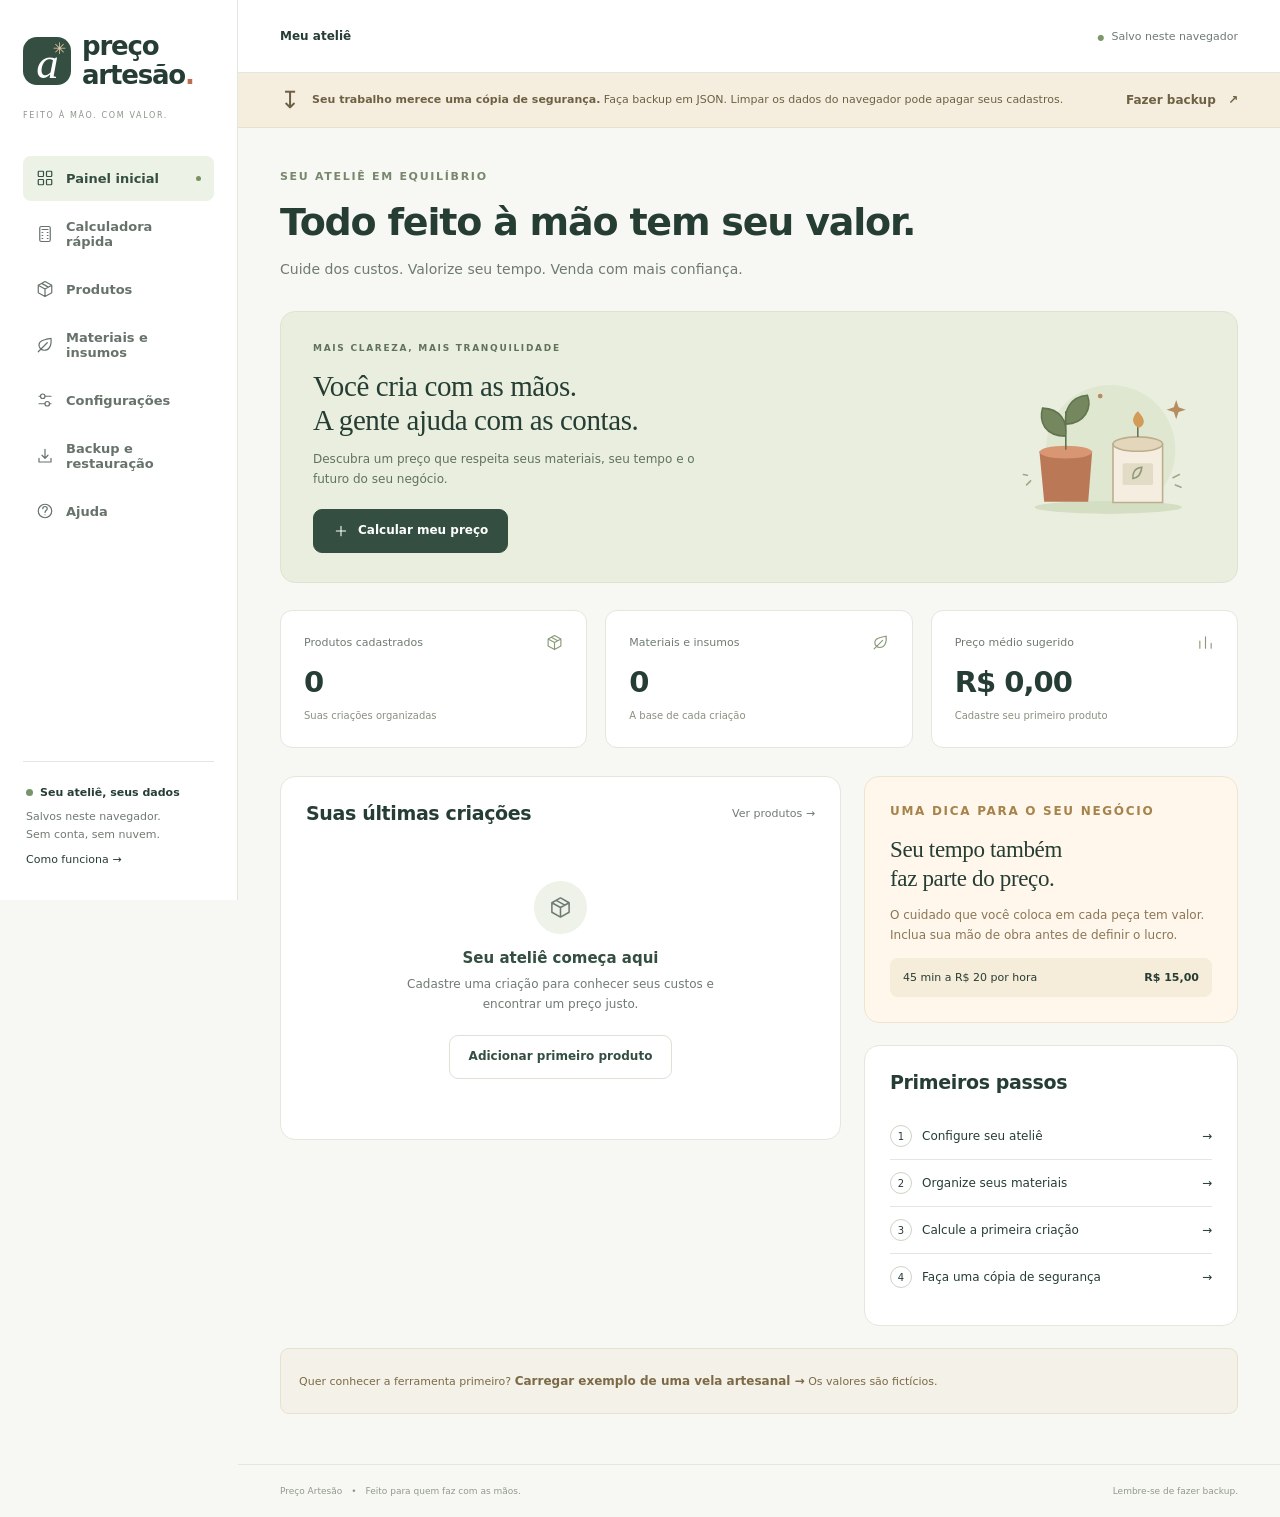
<file: index.html>
<!doctype html>
<html lang="pt-BR">
<head>
  <meta charset="utf-8">
  <meta name="viewport" content="width=device-width, initial-scale=1">
  <meta name="theme-color" content="#344e41">
  <meta name="description" content="Calcule o preço do seu trabalho artesanal. Seus dados ficam no seu navegador, com backup em JSON.">
  <title>Preço Artesão — Seu trabalho tem valor</title>
  <link rel="icon" href="./assets/icon.svg" type="image/svg+xml">
  <link rel="manifest" href="./manifest.webmanifest">
  <link rel="stylesheet" href="./styles.css">
  <script type="module" src="./src/app.js"></script>
</head>
<body>
  <a class="skip-link" href="#main">Ir para o conteúdo</a>
  <aside class="sidebar" aria-label="Menu principal">
    <a class="brand" href="#painel"><span class="brand-symbol" aria-hidden="true">a<span>✳</span></span><span>preço<span class="brand-second">artesão<span class="brand-dot">.</span></span></span></a>
    <p class="sidebar-caption">FEITO À MÃO. COM VALOR.</p>
    <nav id="navigation" aria-label="Navegação"></nav>
    <div class="sidebar-bottom"><span class="local-indicator"></span><strong>Seu ateliê, seus dados</strong><p>Salvos neste navegador.<br>Sem conta, sem nuvem.</p><a href="#ajuda">Como funciona →</a></div>
  </aside>
  <div class="workspace">
    <header class="topbar"><span id="shop-label">Meu ateliê</span><span class="storage-status" id="storage-status" role="status">Abrindo banco local…</span></header>
    <aside class="backup-reminder" aria-label="Lembrete de backup"><span class="backup-symbol" aria-hidden="true">↧</span><div><strong>Seu trabalho merece uma cópia de segurança.</strong><span> Faça backup em JSON. Limpar os dados do navegador pode apagar seus cadastros.</span></div><button class="text-button" type="button" data-action="export">Fazer backup <span aria-hidden="true">↗</span></button></aside>
    <main id="main" tabindex="-1"><div class="loading-state">Preparando seu ateliê…</div></main>
    <footer>Preço Artesão <span>•</span> Feito para quem faz com as mãos. <a href="#backup">Lembre-se de fazer backup.</a></footer>
  </div>
  <div id="toast" role="status" aria-live="polite" hidden></div>
  <dialog id="modal" aria-labelledby="modal-title"></dialog>
  <noscript>Ative o JavaScript para usar a calculadora e o banco de dados local.</noscript>
</body>
</html>
</file>
<file: styles.css>
:root{font-family:Inter,"Segoe UI",system-ui,-apple-system,sans-serif;color:#263d34;background:#f7f8f4;font-synthesis:none;--green:#344e41;--muted:#6f7b72;--line:#e3e7dd;--paper:#fff;--soft:#eef2e8;--accent:#bc7050;--danger:#a43332;--radius:15px}
*{box-sizing:border-box}body{margin:0}button,input,select{font:inherit}button,a,input,select,summary{touch-action:manipulation}button,a{ -webkit-tap-highlight-color:transparent}button{cursor:pointer}button:disabled{cursor:wait;opacity:.55}a{color:inherit}button:focus-visible,a:focus-visible,summary:focus-visible{outline:3px solid #bc7050;outline-offset:4px}input:focus,select:focus{outline:2px solid #6d8b68;outline-offset:1px}input,select{width:100%;min-width:0;border:1px solid #d6ddcf;border-radius:8px;background:var(--paper);color:inherit;padding:11px 12px;min-height:44px}input[type=checkbox],input[type=radio]{width:auto;min-height:auto;accent-color:var(--green)}h1,h2,h3,p{margin-top:0}h1{font-size:clamp(28px,3.2vw,38px);font-weight:650;letter-spacing:-1.2px;margin-bottom:12px;line-height:1.2}h2{font-size:19px;letter-spacing:-.35px;font-weight:650}h3{font-size:15px}p{line-height:1.65}small{font-size:12px}.muted,.subtitle{color:var(--muted)}.subtitle{font-size:14px;margin-bottom:0}.eyebrow{font-size:11px;font-weight:700;letter-spacing:1.7px;color:#78876d;margin-bottom:14px}.sidebar{width:238px;position:fixed;inset:0 auto 0 0;background:#fff;border-right:1px solid var(--line);display:flex;flex-direction:column;padding:34px 23px;z-index:10}.brand{display:flex;gap:11px;align-items:center;text-decoration:none;font-size:26px;font-weight:650;letter-spacing:-1.2px;line-height:.95}.brand-second{display:block;margin-top:4px}.brand-dot{color:var(--accent)}.brand-symbol{height:48px;width:48px;background:var(--green);color:#fff;border-radius:14px;display:grid;place-items:center;font:italic 45px Georgia;position:relative}.brand-symbol span{font:16px system-ui;color:#e4cba4;position:absolute;right:6px;top:2px}.sidebar-caption{font-size:8px;letter-spacing:1.65px;color:#8b958a;margin:22px 0 33px}nav{display:grid;gap:7px}nav a{display:flex;align-items:center;gap:12px;min-height:45px;padding:11px 13px;color:#67736a;text-decoration:none;border-radius:8px;font-size:13px;font-weight:550}nav a svg{width:18px;height:18px;flex-shrink:0}nav a:hover{background:#f4f6f0}nav a[aria-current=page]{color:var(--green);background:#edf2e7;font-weight:700}nav a[aria-current=page]:after{content:'';width:5px;height:5px;border-radius:50%;background:#7a9160;margin-left:auto}.sidebar-bottom{margin-top:auto;border-top:1px solid var(--line);padding:24px 3px 0;font-size:11px}.sidebar-bottom strong{font-weight:600}.sidebar-bottom p{color:var(--muted);font-size:11px;margin:9px 0}.sidebar-bottom a{font-size:11px;text-decoration:none}.local-indicator{display:inline-block;background:#779568;width:7px;height:7px;border-radius:50%;margin-right:7px}.workspace{margin-left:238px}.topbar{height:73px;padding:0 42px;display:flex;justify-content:space-between;align-items:center;border-bottom:1px solid var(--line);font-size:12px;background:#fff}.topbar>span:first-child{font-weight:600}.storage-status{font-size:11px;color:var(--muted)}.storage-status:before{content:'●';font-size:8px;color:#7e9769;margin-right:7px}.backup-reminder{position:sticky;top:0;z-index:8;display:flex;align-items:center;gap:12px;background:#f5eedf;padding:13px 42px;font-size:11px;color:#6e6042;border-bottom:1px solid #ebe0c9}.backup-reminder div{flex:1;line-height:1.65}.backup-reminder strong{font-weight:600}.backup-symbol{font-size:24px}.text-button{padding:7px 0;border:0;background:transparent;color:inherit;font-weight:650;font-size:12px;white-space:nowrap}.text-button span{padding-left:8px}main{max-width:1320px;margin:auto;padding:40px 42px 50px;min-height:calc(100vh - 227px)}main:focus{outline:0}.page-heading{display:flex;align-items:flex-end;justify-content:space-between;gap:20px;margin-bottom:30px}.button{display:inline-flex;align-items:center;justify-content:center;gap:9px;min-height:44px;padding:12px 19px;background:var(--green);border:1px solid var(--green);color:#fff;border-radius:9px;text-decoration:none;font-size:12px;font-weight:600;line-height:1.3}.button:hover{background:#263e31}.button.secondary{background:#fff;border-color:#dce2d4;color:var(--green)}.button.secondary:hover{background:#f4f7ee}.button.danger{background:#a43332;border-color:#a43332}.button.small{min-height:33px;padding:8px 12px;font-size:11px}.button svg{width:16px;height:16px}.actions{display:flex;gap:10px;flex-wrap:wrap;align-items:center}.welcome-card{background:#e9eedf;border:1px solid #dde5d2;border-radius:var(--radius);padding:29px 32px;display:flex;align-items:center;justify-content:space-between;gap:26px;margin-bottom:27px;position:relative;overflow:hidden}.welcome-card h2{font:29px/1.2 Georgia,serif;letter-spacing:-.4px;margin-bottom:12px}.welcome-card p{font-size:12px;max-width:410px;color:#61725b;margin-bottom:19px}.welcome-card .eyebrow{font-size:9px;margin-bottom:13px}.welcome-art{width:200px;height:165px;flex-shrink:0;color:#6f8059}.welcome-art svg{width:100%;height:100%}.stats{display:grid;grid-template-columns:repeat(3,1fr);gap:18px;margin-bottom:28px}.stat{border:1px solid var(--line);background:#fff;border-radius:12px;padding:23px}.stat-head{display:flex;justify-content:space-between;align-items:center;font-size:11px;color:var(--muted);margin-bottom:14px}.stat-head svg{width:17px;height:17px;color:#8a9a78}.stat strong{display:block;font-size:29px;line-height:1.2;letter-spacing:-1px;font-weight:600}.stat p{font-size:10px;color:#89917f;margin:8px 0 0}.two-columns{display:grid;grid-template-columns:minmax(0,1.5fr) minmax(270px,1fr);gap:23px;align-items:start}.card{background:#fff;border:1px solid var(--line);border-radius:var(--radius);padding:25px;min-width:0}.card-header{display:flex;align-items:center;justify-content:space-between;gap:16px;margin-bottom:22px}.card-header h2{margin:0}.card-header a{font-size:11px;color:var(--muted);text-decoration:none}.empty-state{text-align:center;padding:35px 20px;color:var(--muted);font-size:12px}.empty-state .empty-symbol{width:53px;height:53px;border-radius:50%;background:var(--soft);margin:0 auto 15px;display:grid;place-items:center}.empty-symbol svg{width:23px;height:23px}.empty-state h3{color:var(--green);margin-bottom:8px}.empty-state p{max-width:340px;margin:0 auto 20px}.tip-card{background:#fff7eb;border-color:#efe4cf}.tip-card .eyebrow{color:#a7824b}.tip-card h2{font:23px Georgia,serif;line-height:1.25;margin-bottom:13px}.tip-card p{font-size:12px;color:#8b7656}.tip-example{display:flex;justify-content:space-between;font-size:11px;background:#f5ecd9;border-radius:8px;padding:13px;gap:12px}.checklist{margin:20px 0 0;padding:0;list-style:none}.checklist li{display:flex;gap:10px;font-size:12px;padding:12px 0;border-bottom:1px solid var(--line);align-items:center}.checklist li:last-child{border:0}.checklist span:first-child{border:1px solid #ccd5c3;width:22px;height:22px;border-radius:50%;display:grid;place-items:center;font-size:10px;flex-shrink:0}.checklist a{text-decoration:none;flex:1}.checklist .done{background:#e7efde;color:#486f39}.section-label{font-size:11px;text-transform:uppercase;letter-spacing:1.3px;color:#78836d;margin:27px 0 15px}.form-grid{display:grid;grid-template-columns:repeat(2,minmax(0,1fr));gap:18px}.form-grid .full{grid-column:1/-1}.field{display:flex;flex-direction:column;gap:7px;font-size:12px;font-weight:550;min-width:0}.field small{font-weight:400;line-height:1.5;color:var(--muted);font-size:10px}.input-unit{position:relative}.input-unit>span{position:absolute;left:12px;top:14px;font-size:12px;color:#89927f}.input-unit input{padding-left:37px}.form-footer{margin-top:24px;padding-top:23px;border-top:1px solid var(--line);display:flex;gap:12px;align-items:center;flex-wrap:wrap}.form-footer small{color:var(--muted);font-size:10px}.calculator-layout{display:grid;grid-template-columns:minmax(0,1.3fr) minmax(300px,.9fr);gap:24px;align-items:start}.result-card{background:#344e41;color:#f8fbf3;border:0;position:sticky;top:24px;padding:28px}.result-card .eyebrow{color:#c1cfad;font-size:9px}.result-card h2{font-size:12px;font-weight:400;color:#d5ddca;letter-spacing:0;margin:22px 0 8px}.price-value{font-size:clamp(32px,3.8vw,47px);line-height:1.1;letter-spacing:-1.8px;font-weight:550;display:block;overflow-wrap:anywhere}.result-caption{font-size:10px;color:#c8d2bb;margin:11px 0 25px}.result-row{display:flex;justify-content:space-between;gap:14px;font-size:11px;padding:12px 0;border-bottom:1px solid #ffffff24}.result-row strong{font-weight:600}.result-profit{background:#ffffff10;border-radius:8px;padding:14px;margin-top:19px;display:flex;justify-content:space-between;gap:10px;font-size:12px}.result-card details{margin-top:22px;font-size:11px;color:#d4ddca}.result-card summary{cursor:pointer;font-size:11px;padding-bottom:12px}.result-card details p{font-size:10px;line-height:1.8;overflow-wrap:anywhere}.result-card .hint{color:#c5d0b9;font-size:10px;line-height:1.8;margin:24px 0 0}.result-card .button{width:100%;margin-top:22px;background:#e6edda;border-color:#e6edda;color:#344e41}.result-placeholder{font-size:13px;line-height:1.8;color:#d7e0ce;padding:10px 0}.breakdown-bar{display:flex;height:7px;border-radius:10px;overflow:hidden;margin:23px 0 8px;background:#ffffff20}.breakdown-bar span:nth-child(1){background:#a5b892}.breakdown-bar span:nth-child(2){background:#d9b790}.breakdown-bar span:nth-child(3){background:#e6edda}.legend{display:flex;gap:10px;font-size:8px;color:#d4ddca;flex-wrap:wrap}.legend span:before{content:'●';color:var(--dot);margin-right:4px}.notice{border-radius:9px;padding:15px 18px;background:#f4f1e8;border:1px solid #e8e1ce;color:#7c6945;font-size:11px;line-height:1.7}.notice p:last-child{margin-bottom:0}.notice strong{font-weight:650}.notice.error{background:#fff0ed;border-color:#eccbc6;color:var(--danger)}.notice.success{background:#eef5e8;border-color:#d5e2c8;color:#436734}.table-wrap{overflow-x:auto}table{width:100%;border-collapse:collapse;text-align:left;font-size:12px}th{font-weight:550;color:#8b9385;font-size:10px;padding:0 12px 14px;border-bottom:1px solid var(--line);white-space:nowrap}td{padding:17px 12px;border-bottom:1px solid #eef0e8;vertical-align:middle}tr:last-child td{border-bottom:0}td:first-child,th:first-child{padding-left:0}td:last-child,th:last-child{padding-right:0}td small{display:block;color:var(--muted);font-size:10px;margin-top:6px}.table-actions{display:flex;gap:8px;justify-content:flex-end}.icon-button{border:1px solid #e2e6db;border-radius:7px;background:white;color:var(--green);padding:7px;width:33px;height:33px;display:inline-grid;place-items:center}.icon-button:hover{background:#eff3e9}.icon-button svg{width:15px;height:15px}.tag{font-size:9px;background:#edf2e7;padding:5px 8px;border-radius:5px;color:#66794d;white-space:nowrap}.search-field{max-width:310px;font-size:12px}.list-toolbar{display:flex;justify-content:space-between;align-items:center;gap:18px;margin-bottom:23px}.list-toolbar p{font-size:11px;color:var(--muted);margin:0}.recipe-row{display:grid;grid-template-columns:minmax(0,1fr) 100px 65px 33px;gap:8px;margin-bottom:10px;align-items:end}.recipe-row label{font-size:10px;display:grid;gap:5px}.recipe-row input,.recipe-row select{font-size:11px;padding:9px;min-height:39px}.recipe-row .icon-button{margin-bottom:3px}.backup-grid{display:grid;grid-template-columns:1fr 1fr;gap:24px}.backup-grid h2{margin:15px 0 13px}.backup-grid p{font-size:12px;color:var(--muted)}.backup-icon{height:45px;width:45px;border-radius:11px;background:var(--soft);display:grid;place-items:center}.backup-icon svg{height:23px;width:23px}.backup-grid .button{margin-top:10px}.backup-grid input[type=file]{font-size:11px;padding:10px;background:#f8faf5}.backup-preview{margin-top:24px}.backup-preview dl{display:grid;grid-template-columns:1fr 1fr;font-size:12px;gap:10px}.backup-preview dt{color:var(--muted)}.backup-preview dd{margin:0;overflow-wrap:anywhere}.radio-option{display:flex;gap:10px;align-items:flex-start;font-size:12px;padding:14px;border:1px solid var(--line);border-radius:8px;margin:12px 0}.radio-option small{display:block;color:var(--muted);font-size:10px;line-height:1.7;margin-top:5px}.radio-option input{margin-top:3px}.help-content{max-width:800px}.help-content section{margin-bottom:25px}.help-content p,.help-content li{font-size:13px;line-height:1.8;color:#677363}.help-content li{margin-bottom:9px}.help-content a{text-decoration:underline}.help-content h2{font-size:17px}.loading-state{padding:60px 0;color:var(--muted)}footer{border-top:1px solid var(--line);padding:21px 42px;display:flex;align-items:center;gap:9px;color:#92998c;font-size:9px}footer a{margin-left:auto;text-decoration:none}#toast{position:fixed;bottom:25px;left:calc(50% + 100px);transform:translateX(-50%);background:#283f33;color:#fff;box-shadow:0 6px 30px #16291c28;border-radius:10px;padding:15px 22px;font-size:12px;max-width:calc(100% - 32px);z-index:80}#toast.error{background:#9e3d31}dialog{border:1px solid var(--line);border-radius:16px;padding:28px;max-width:560px;width:calc(100% - 36px);color:var(--green);max-height:calc(100dvh - 40px)}dialog::backdrop{background:#1c2e245f;backdrop-filter:blur(3px)}dialog h2{margin-bottom:12px}dialog p{font-size:12px;color:var(--muted)}.dialog-head{display:flex;align-items:center;justify-content:space-between;margin-bottom:17px;gap:15px}.dialog-head h2{margin:0}.checkbox-label{display:flex;gap:10px;font-size:12px;line-height:1.7;align-items:flex-start;margin:18px 0}.checkbox-label input{margin-top:4px}.skip-link{position:fixed;top:-100px;left:15px;z-index:100;background:#fff;padding:14px;border:2px solid var(--green)}.skip-link:focus{top:10px}[hidden]{display:none!important}.spacer{margin-top:22px}
@media(min-width:1600px){main{padding-top:50px}.welcome-card{padding:35px 40px}.welcome-art{width:240px;height:180px}}
@media(max-width:1150px){.sidebar{width:204px;padding:30px 16px}.workspace{margin-left:204px}.topbar{padding:0 26px}.backup-reminder{padding:12px 26px}main{padding:30px 26px}.welcome-art{width:155px}.welcome-card{padding:25px}.two-columns{grid-template-columns:1.1fr 1fr}.calculator-layout{grid-template-columns:minmax(0,1fr) minmax(270px,.8fr)}.stats{gap:12px}.stat{padding:19px}.brand{font-size:24px}nav a{font-size:12px;padding:11px}.backup-reminder div span{display:block}footer{padding:20px 26px}.card{padding:22px}}
@media(max-width:900px){.sidebar{width:180px;padding:28px 12px}.workspace{margin-left:180px}.brand-symbol{width:39px;height:43px}.brand{font-size:22px;gap:9px}.sidebar-caption{font-size:7px;letter-spacing:1px}.two-columns,.calculator-layout{grid-template-columns:1fr}.result-card{position:static}.welcome-art{width:125px}.stats{gap:10px}.stat{padding:15px}.stat strong{font-size:25px}.stat-head{font-size:10px}.page-heading{align-items:flex-start}.backup-reminder{padding:12px 20px}main{padding:28px 22px}.backup-grid{grid-template-columns:1fr}#toast{left:calc(50% + 90px)}}
@media(max-width:640px){.sidebar{position:static;width:auto;padding:16px 18px 0;border-right:0;border-bottom:1px solid var(--line)}.brand{font-size:19px;line-height:.9}.brand-symbol{height:35px;width:35px;border-radius:10px;font-size:32px}.brand-symbol span{font-size:12px;right:4px}.brand-second{margin-top:3px}.sidebar-caption,.sidebar-bottom{display:none}nav{display:flex;overflow-x:auto;gap:5px;margin-top:19px;margin-left:-5px;margin-right:-5px;padding-bottom:10px;scrollbar-width:thin}nav a{min-height:38px;padding:9px 10px;font-size:10px;white-space:nowrap;gap:6px;flex-shrink:0}nav a svg{width:14px;height:14px}nav a[aria-current=page]:after{display:none}.workspace{margin:0}.topbar{height:46px;padding:0 20px;font-size:10px}.storage-status{font-size:9px}.backup-reminder{gap:8px;padding:11px 18px;font-size:10px;align-items:flex-start}.backup-symbol{font-size:21px}.backup-reminder .text-button{font-size:10px;padding-top:3px}.backup-reminder .text-button span{display:none}main{padding:28px 18px 35px;min-height:55vh}h1{font-size:29px;letter-spacing:-.8px}.eyebrow{font-size:9px;margin-bottom:10px}.subtitle{font-size:12px}.page-heading{gap:16px;margin-bottom:23px;flex-wrap:wrap}.page-heading>.button{min-height:38px;padding:10px 14px;font-size:11px}.welcome-card{padding:24px 22px;gap:12px;margin-bottom:20px}.welcome-card h2{font-size:25px}.welcome-card p{font-size:11px}.welcome-art{display:none}.stats{gap:8px;margin-bottom:20px}.stat{padding:14px 10px;border-radius:10px}.stat-head{font-size:9px;line-height:1.5;gap:3px;align-items:flex-start}.stat-head svg{width:13px;height:13px}.stat strong{font-size:24px}.stat p{font-size:9px;line-height:1.5}.two-columns,.calculator-layout,.backup-grid{gap:18px}.card{padding:20px}.card-header h2{font-size:16px}.form-grid{gap:16px 12px}.field{font-size:11px}.field small{font-size:9px}input,select{font-size:13px;padding:11px 9px}.result-card{padding:24px}.price-value{font-size:44px}.recipe-row{grid-template-columns:minmax(0,1fr) 72px 58px 30px;gap:5px}.recipe-row .icon-button{width:30px}.recipe-row select{padding:8px 3px}.list-toolbar{flex-wrap:wrap;gap:12px}.search-field{max-width:none}footer{padding:20px 18px;flex-wrap:wrap;font-size:8px;gap:7px}footer a{margin-left:0;width:100%}#toast{left:50%;bottom:15px;width:max-content}.notice{font-size:10px}dialog{padding:23px}.backup-preview dl{grid-template-columns:1fr}.backup-preview dd{margin-bottom:8px}.table-actions{gap:5px}th,td{padding-left:8px;padding-right:8px}}
@media(prefers-reduced-motion:no-preference){.button,.icon-button,nav a{transition:background .15s ease}main{animation:appear .2s ease}@keyframes appear{from{opacity:.7;transform:translateY(4px)}to{opacity:1;transform:translateY(0)}}}
@media print{.sidebar,.topbar,.backup-reminder,footer,.actions,.button,#toast{display:none!important}.workspace{margin:0}main{padding:0;max-width:none}.card{break-inside:avoid}.result-card{background:#fff;color:#111;border:1px solid #ccc}.result-card *{color:#111!important}}
</file>
